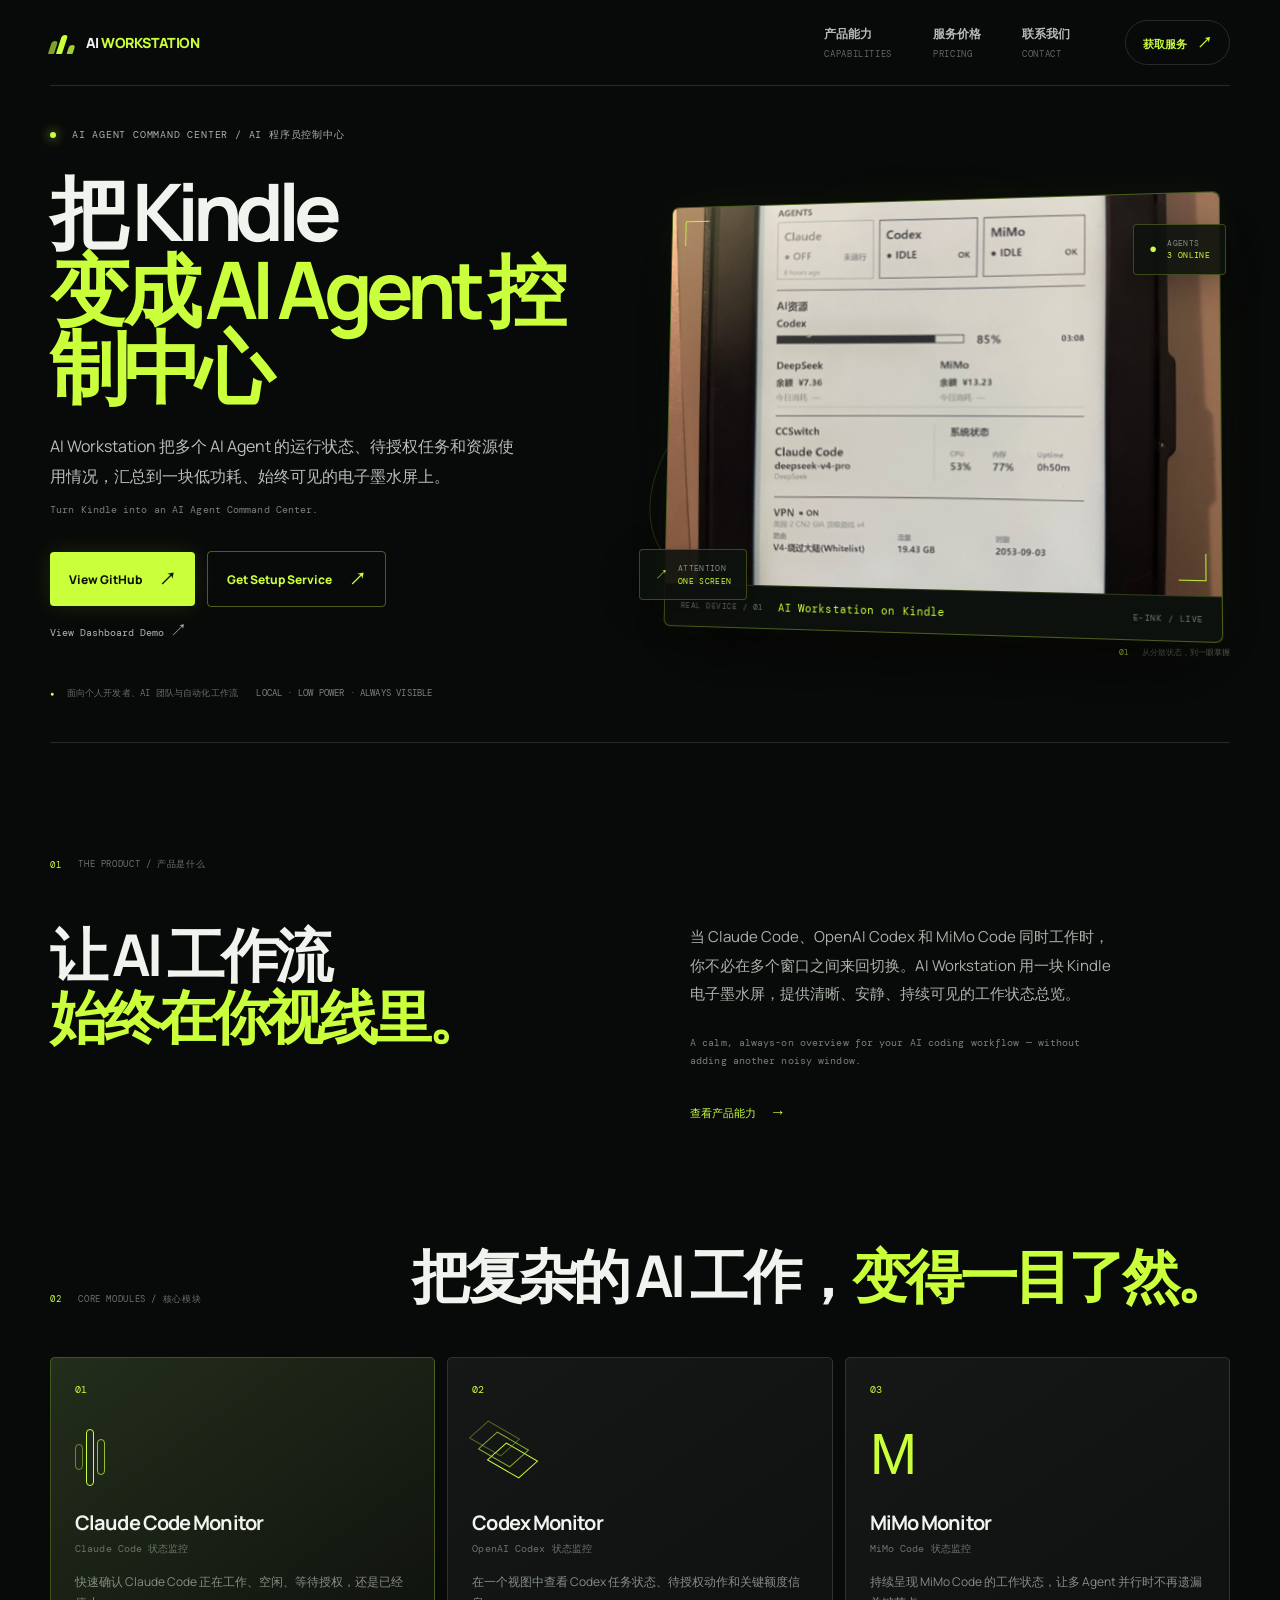
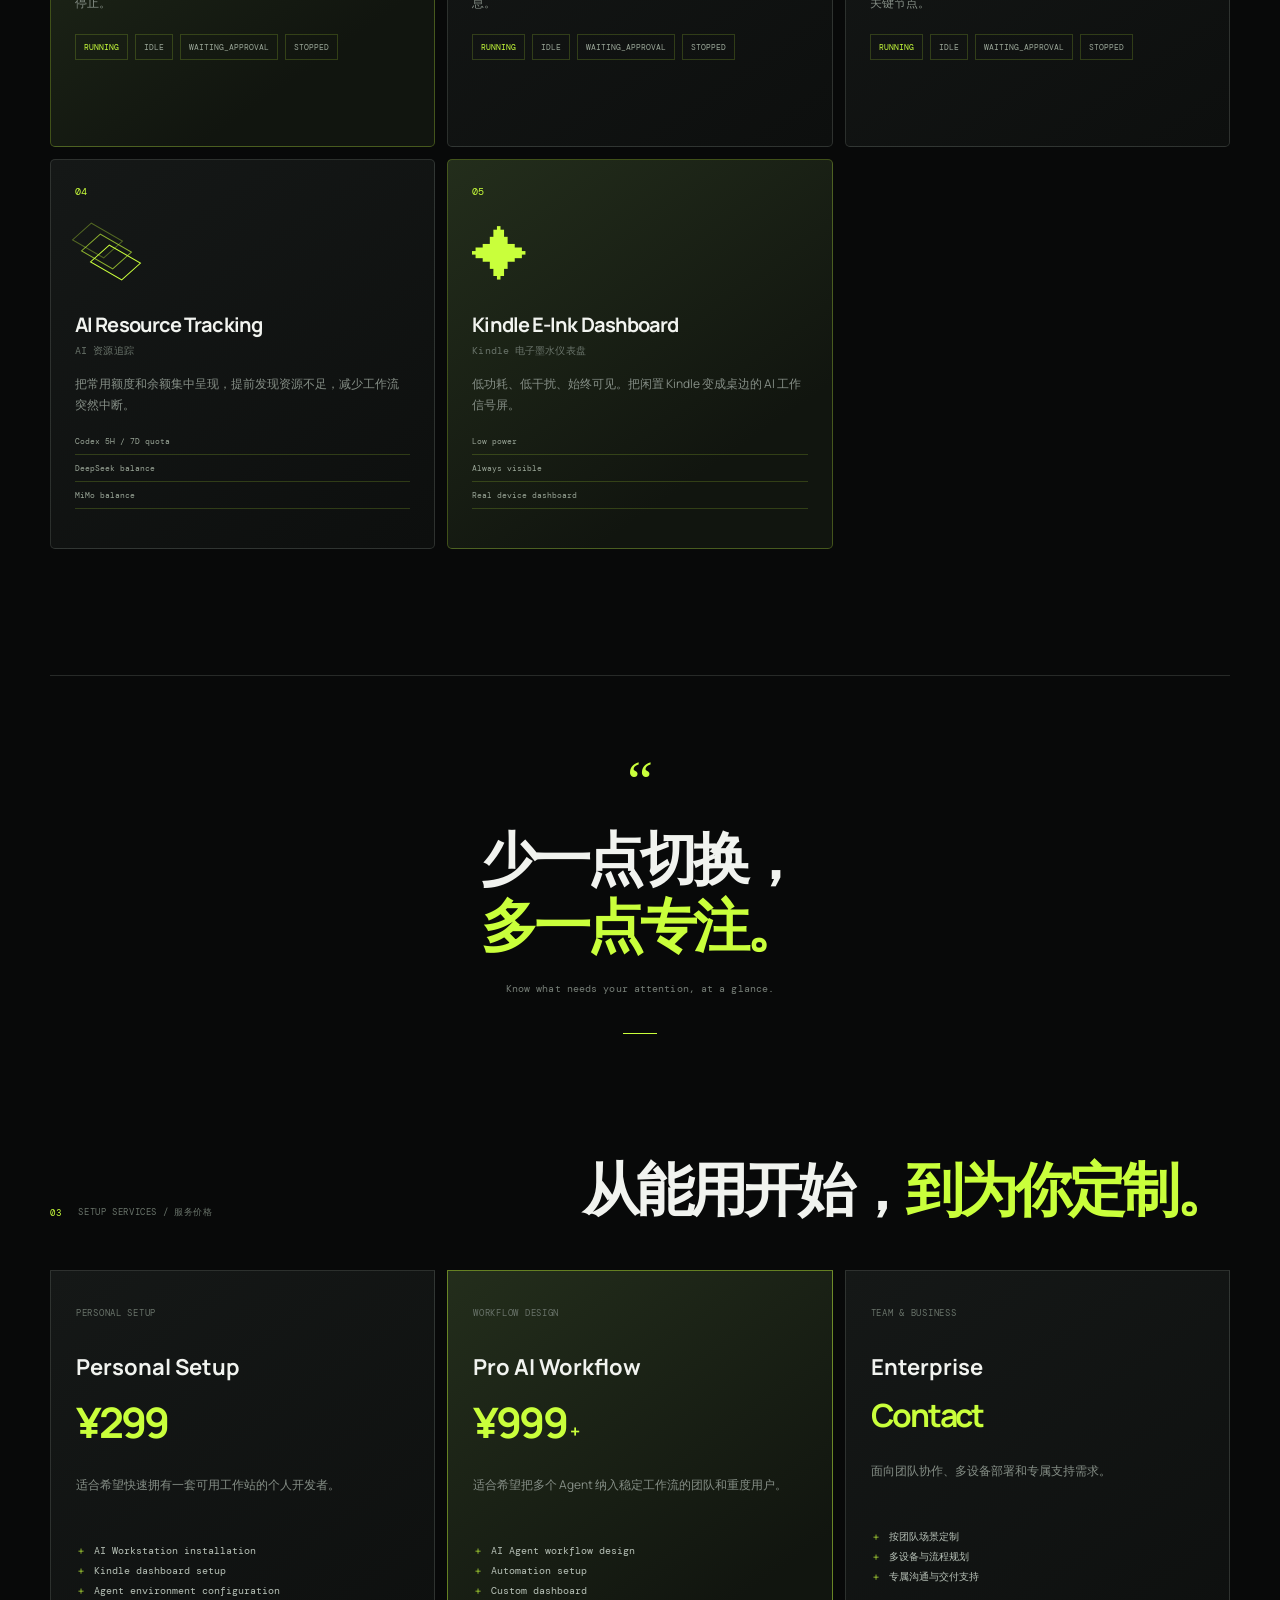
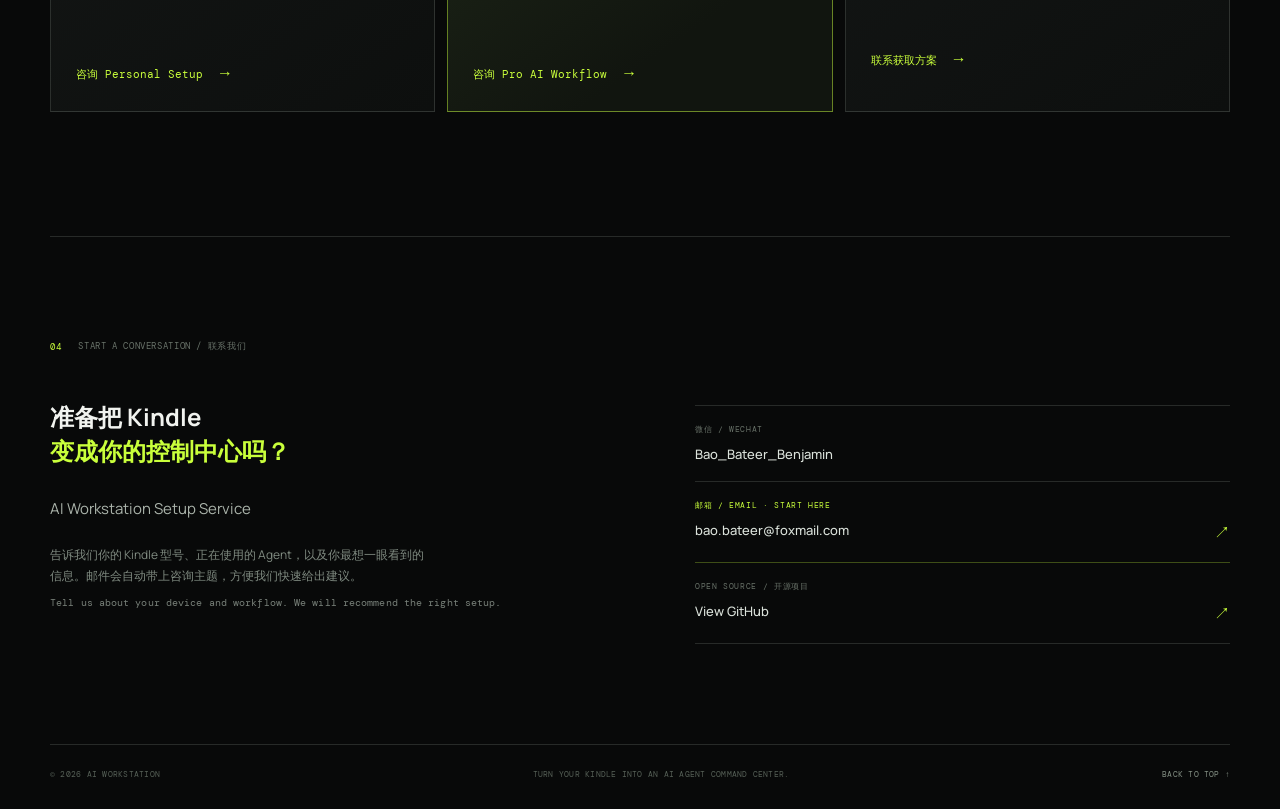
<file: docs/index.html>
<!doctype html>
<html lang="zh-CN">
  <head>
    <meta charset="UTF-8" />
    <meta name="viewport" content="width=device-width, initial-scale=1.0" />
    <meta name="description" content="AI Workstation 把 Kindle 变成 AI Agent 控制中心：监控 Claude Code、Codex、MiMo，追踪 AI 资源，并提供安装与工作流服务。" />
    <link rel="canonical" href="https://baobateer-arch.github.io/AI-Workstation/" />
    <meta property="og:title" content="AI Workstation — AI Agent Command Center" />
    <meta property="og:description" content="把 Kindle 变成 AI Agent 控制中心。一个屏幕查看 Agent 状态、待授权任务与 AI 资源。" />
    <meta property="og:image" content="https://baobateer-arch.github.io/AI-Workstation/assets/kindle-dashboard.jpg" />
    <meta property="og:type" content="website" />
    <title>AI Workstation — AI Agent Command Center</title>
    <link rel="stylesheet" href="styles.css" />
  </head>
  <body>
    <div class="page-shell">
      <header class="site-header">
        <a class="brand" href="#top" aria-label="AI Workstation 首页">
          <span class="brand-mark" aria-hidden="true"><i></i><i></i><i></i></span>
          <span>AI <em>WORKSTATION</em></span>
        </a>
        <nav class="nav-links" aria-label="主导航">
          <a href="#capabilities">产品能力 <small>CAPABILITIES</small></a>
          <a href="#pricing">服务价格 <small>PRICING</small></a>
          <a href="#contact">联系我们 <small>CONTACT</small></a>
        </nav>
        <a class="header-cta" href="mailto:bao.bateer@foxmail.com?subject=AI%20Workstation%20Setup%20Service%20Inquiry">获取服务 <span>↗</span></a>
      </header>

      <main id="top">
        <section class="hero section-grid" aria-labelledby="hero-title">
          <div class="hero-copy">
            <p class="eyebrow"><span class="status-dot"></span> AI AGENT COMMAND CENTER / AI 程序员控制中心</p>
            <h1 id="hero-title">把 Kindle<br /><span>变成 AI Agent 控制中心</span></h1>
            <p class="hero-intro">AI Workstation 把多个 AI Agent 的运行状态、待授权任务和资源使用情况，汇总到一块低功耗、始终可见的电子墨水屏上。</p>
            <p class="hero-intro english">Turn Kindle into an AI Agent Command Center.</p>
            <div class="hero-actions">
              <a class="button button-primary" href="https://github.com/baobateer-arch/AI-Workstation" target="_blank" rel="noreferrer">View GitHub <span>↗</span></a>
              <a class="button button-secondary" href="mailto:bao.bateer@foxmail.com?subject=AI%20Workstation%20Setup%20Service%20Inquiry&amp;body=Kindle%20model%3A%0AAgents%20I%20use%3A%0AWhat%20I%20want%20to%20see%3A">Get Setup Service <span>↗</span></a>
              <a class="demo-link" href="./assets/kindle-dashboard.jpg" target="_blank" rel="noreferrer">View Dashboard Demo <span>↗</span></a>
            </div>
            <div class="trust-line"><span>●</span> 面向个人开发者、AI 团队与自动化工作流 <strong>LOCAL · LOW POWER · ALWAYS VISIBLE</strong></div>
          </div>

          <div class="hero-visual" aria-label="AI Workstation Kindle 仪表盘展示">
            <div class="visual-glow"></div>
            <div class="orbit orbit-one"></div>
            <div class="orbit orbit-two"></div>
            <figure class="device-photo">
              <div class="photo-frame">
                <img src="./assets/kindle-dashboard.jpg" alt="Kindle running AI Workstation dashboard" />
                <span class="photo-corner photo-corner-tl" aria-hidden="true"></span>
                <span class="photo-corner photo-corner-br" aria-hidden="true"></span>
              </div>
              <figcaption><span class="photo-index">REAL DEVICE / 01</span><strong>AI Workstation on Kindle</strong><span class="photo-meta">E-INK / LIVE</span></figcaption>
            </figure>
            <div class="floating-chip chip-top"><span class="chip-icon">●</span><span>AGENTS<br /><b>3 ONLINE</b></span></div>
            <div class="floating-chip chip-bottom"><span class="chip-icon">↗</span><span>ATTENTION<br /><b>ONE SCREEN</b></span></div>
            <div class="visual-caption"><span>01</span><span>从分散状态，到一眼掌握</span></div>
          </div>
        </section>

        <section class="intro-band" id="system" aria-labelledby="system-title">
          <div class="section-kicker"><span>01</span><span>THE PRODUCT / 产品是什么</span></div>
          <div class="intro-content">
            <h2 id="system-title">让 AI 工作流<br /><span>始终在你视线里。</span></h2>
            <div class="intro-text">
              <p>当 Claude Code、OpenAI Codex 和 MiMo Code 同时工作时，你不必在多个窗口之间来回切换。AI Workstation 用一块 Kindle 电子墨水屏，提供清晰、安静、持续可见的工作状态总览。</p>
              <p class="english">A calm, always-on overview for your AI coding workflow — without adding another noisy window.</p>
              <a class="arrow-link" href="#capabilities">查看产品能力 <span>→</span></a>
            </div>
          </div>
        </section>

        <section class="features-section" id="capabilities" aria-labelledby="features-title">
          <div class="section-heading">
            <div class="section-kicker"><span>02</span><span>CORE MODULES / 核心模块</span></div>
            <h2 id="features-title">把复杂的 AI 工作，<span>变得一目了然。</span></h2>
          </div>
          <div class="feature-grid">
            <article class="feature-card featured-card">
              <div class="card-number">01</div>
              <div class="feature-icon icon-pulse" aria-hidden="true"><span></span><span></span><span></span></div>
              <h3>Claude Code Monitor<br /><small>Claude Code 状态监控</small></h3>
              <p>快速确认 Claude Code 正在工作、空闲、等待授权，还是已经停止。</p>
              <div class="status-list"><span>RUNNING</span><span>IDLE</span><span>WAITING_APPROVAL</span><span>STOPPED</span></div>
            </article>
            <article class="feature-card">
              <div class="card-number">02</div>
              <div class="feature-icon icon-layers" aria-hidden="true"><i></i><i></i><i></i></div>
              <h3>Codex Monitor<br /><small>OpenAI Codex 状态监控</small></h3>
              <p>在一个视图中查看 Codex 任务状态、待授权动作和关键额度信息。</p>
              <div class="status-list"><span>RUNNING</span><span>IDLE</span><span>WAITING_APPROVAL</span><span>STOPPED</span></div>
            </article>
            <article class="feature-card">
              <div class="card-number">03</div>
              <div class="feature-icon icon-spark" aria-hidden="true">M</div>
              <h3>MiMo Monitor<br /><small>MiMo Code 状态监控</small></h3>
              <p>持续呈现 MiMo Code 的工作状态，让多 Agent 并行时不再遗漏关键节点。</p>
              <div class="status-list"><span>RUNNING</span><span>IDLE</span><span>WAITING_APPROVAL</span><span>STOPPED</span></div>
            </article>
            <article class="feature-card">
              <div class="card-number">04</div>
              <div class="feature-icon icon-layers" aria-hidden="true"><i></i><i></i><i></i></div>
              <h3>AI Resource Tracking<br /><small>AI 资源追踪</small></h3>
              <p>把常用额度和余额集中呈现，提前发现资源不足，减少工作流突然中断。</p>
              <div class="resource-list"><span>Codex 5H / 7D quota</span><span>DeepSeek balance</span><span>MiMo balance</span></div>
            </article>
            <article class="feature-card featured-card">
              <div class="card-number">05</div>
              <div class="feature-icon icon-spark" aria-hidden="true">✦</div>
              <h3>Kindle E-Ink Dashboard<br /><small>Kindle 电子墨水仪表盘</small></h3>
              <p>低功耗、低干扰、始终可见。把闲置 Kindle 变成桌边的 AI 工作信号屏。</p>
              <div class="resource-list"><span>Low power</span><span>Always visible</span><span>Real device dashboard</span></div>
            </article>
          </div>
        </section>

        <section class="quote-section" aria-label="产品主张">
          <p class="quote-mark">“</p>
          <blockquote>少一点切换，<br /><span>多一点专注。</span></blockquote>
          <p class="english quote-english">Know what needs your attention, at a glance.</p>
          <div class="quote-line"></div>
        </section>

        <section class="pricing-section" id="pricing" aria-labelledby="pricing-title">
          <div class="section-heading">
            <div class="section-kicker"><span>03</span><span>SETUP SERVICES / 服务价格</span></div>
            <h2 id="pricing-title">从能用开始，<span>到为你定制。</span></h2>
          </div>
          <div class="pricing-grid">
            <article class="price-card"><span class="price-label">PERSONAL SETUP</span><h3>Personal Setup</h3><div class="price">¥299</div><p>适合希望快速拥有一套可用工作站的个人开发者。</p><ul><li>AI Workstation installation</li><li>Kindle dashboard setup</li><li>Agent environment configuration</li></ul><a class="price-link" href="mailto:bao.bateer@foxmail.com?subject=Personal%20Setup%20Inquiry">咨询 Personal Setup <span>→</span></a></article>
            <article class="price-card featured-price"><span class="price-label">WORKFLOW DESIGN</span><h3>Pro AI Workflow</h3><div class="price">¥999<span>+</span></div><p>适合希望把多个 Agent 纳入稳定工作流的团队和重度用户。</p><ul><li>AI Agent workflow design</li><li>Automation setup</li><li>Custom dashboard</li></ul><a class="price-link" href="mailto:bao.bateer@foxmail.com?subject=Pro%20AI%20Workflow%20Inquiry">咨询 Pro AI Workflow <span>→</span></a></article>
            <article class="price-card"><span class="price-label">TEAM &amp; BUSINESS</span><h3>Enterprise</h3><div class="price price-contact">Contact</div><p>面向团队协作、多设备部署和专属支持需求。</p><ul><li>按团队场景定制</li><li>多设备与流程规划</li><li>专属沟通与交付支持</li></ul><a class="price-link" href="mailto:bao.bateer@foxmail.com?subject=Enterprise%20AI%20Workstation%20Inquiry">联系获取方案 <span>→</span></a></article>
          </div>
        </section>

        <section class="contact-section" id="contact" aria-labelledby="contact-title">
          <div class="contact-main">
            <div class="section-kicker"><span>04</span><span>START A CONVERSATION / 联系我们</span></div>
            <h2 id="contact-title">准备把 Kindle<br /><span>变成你的控制中心吗？</span></h2>
            <p>AI Workstation Setup Service</p>
            <p class="contact-prompt">告诉我们你的 Kindle 型号、正在使用的 Agent，以及你最想一眼看到的信息。邮件会自动带上咨询主题，方便我们快速给出建议。</p>
            <p class="english">Tell us about your device and workflow. We will recommend the right setup.</p>
          </div>
          <div class="contact-links">
            <div class="contact-link"><span class="contact-label">微信 / WECHAT</span><strong>Bao_Bateer_Benjamin</strong></div>
            <a class="contact-link contact-primary" href="mailto:bao.bateer@foxmail.com?subject=AI%20Workstation%20Setup%20Service%20Inquiry&amp;body=Kindle%20model%3A%0AAgents%20I%20use%3A%0AWhat%20I%20want%20to%20see%3A"><span class="contact-label">邮箱 / EMAIL · START HERE</span><strong>bao.bateer@foxmail.com <span>↗</span></strong></a>
            <a class="contact-link" href="https://github.com/baobateer-arch/AI-Workstation" target="_blank" rel="noreferrer"><span class="contact-label">OPEN SOURCE / 开源项目</span><strong>View GitHub <span>↗</span></strong></a>
          </div>
        </section>
      </main>

      <footer class="site-footer"><span>© 2026 AI WORKSTATION</span><span>TURN YOUR KINDLE INTO AN AI AGENT COMMAND CENTER.</span><a href="#top">BACK TO TOP ↑</a></footer>
    </div>
  </body>
</html>
</file>
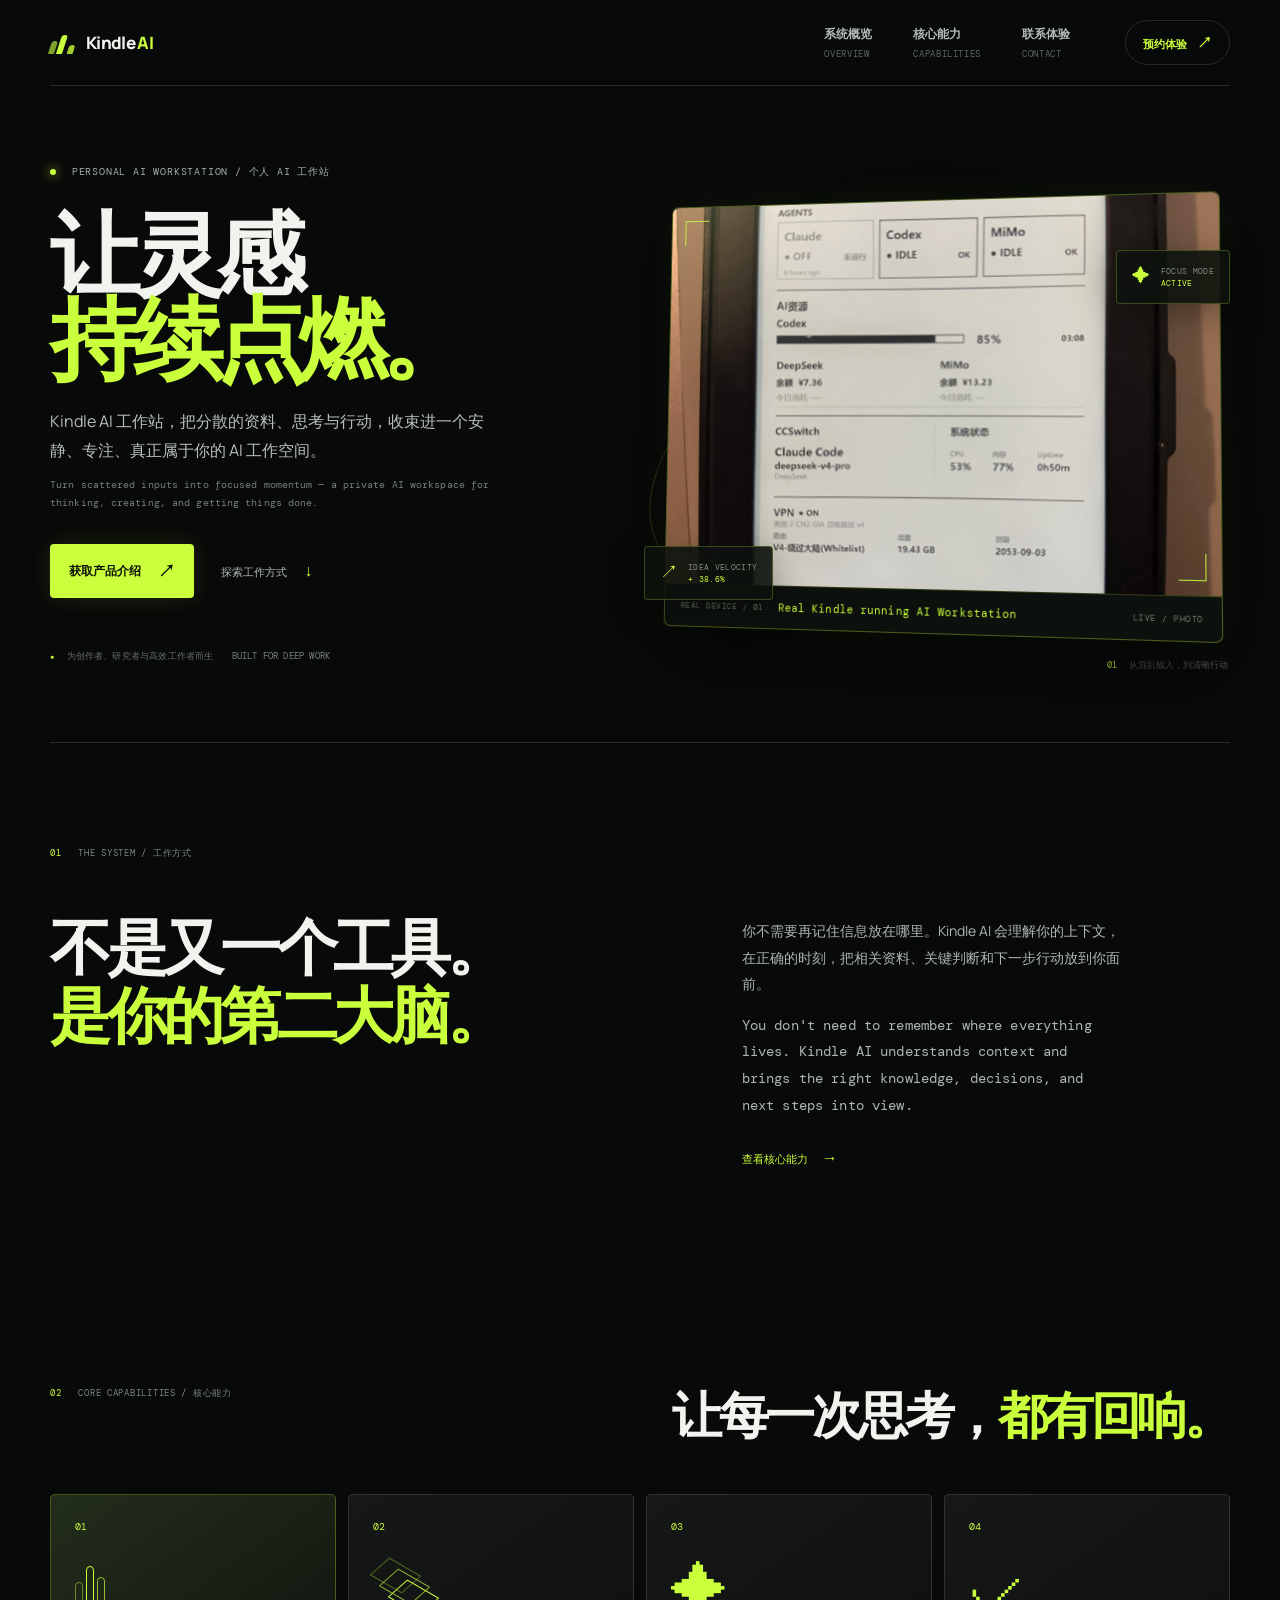
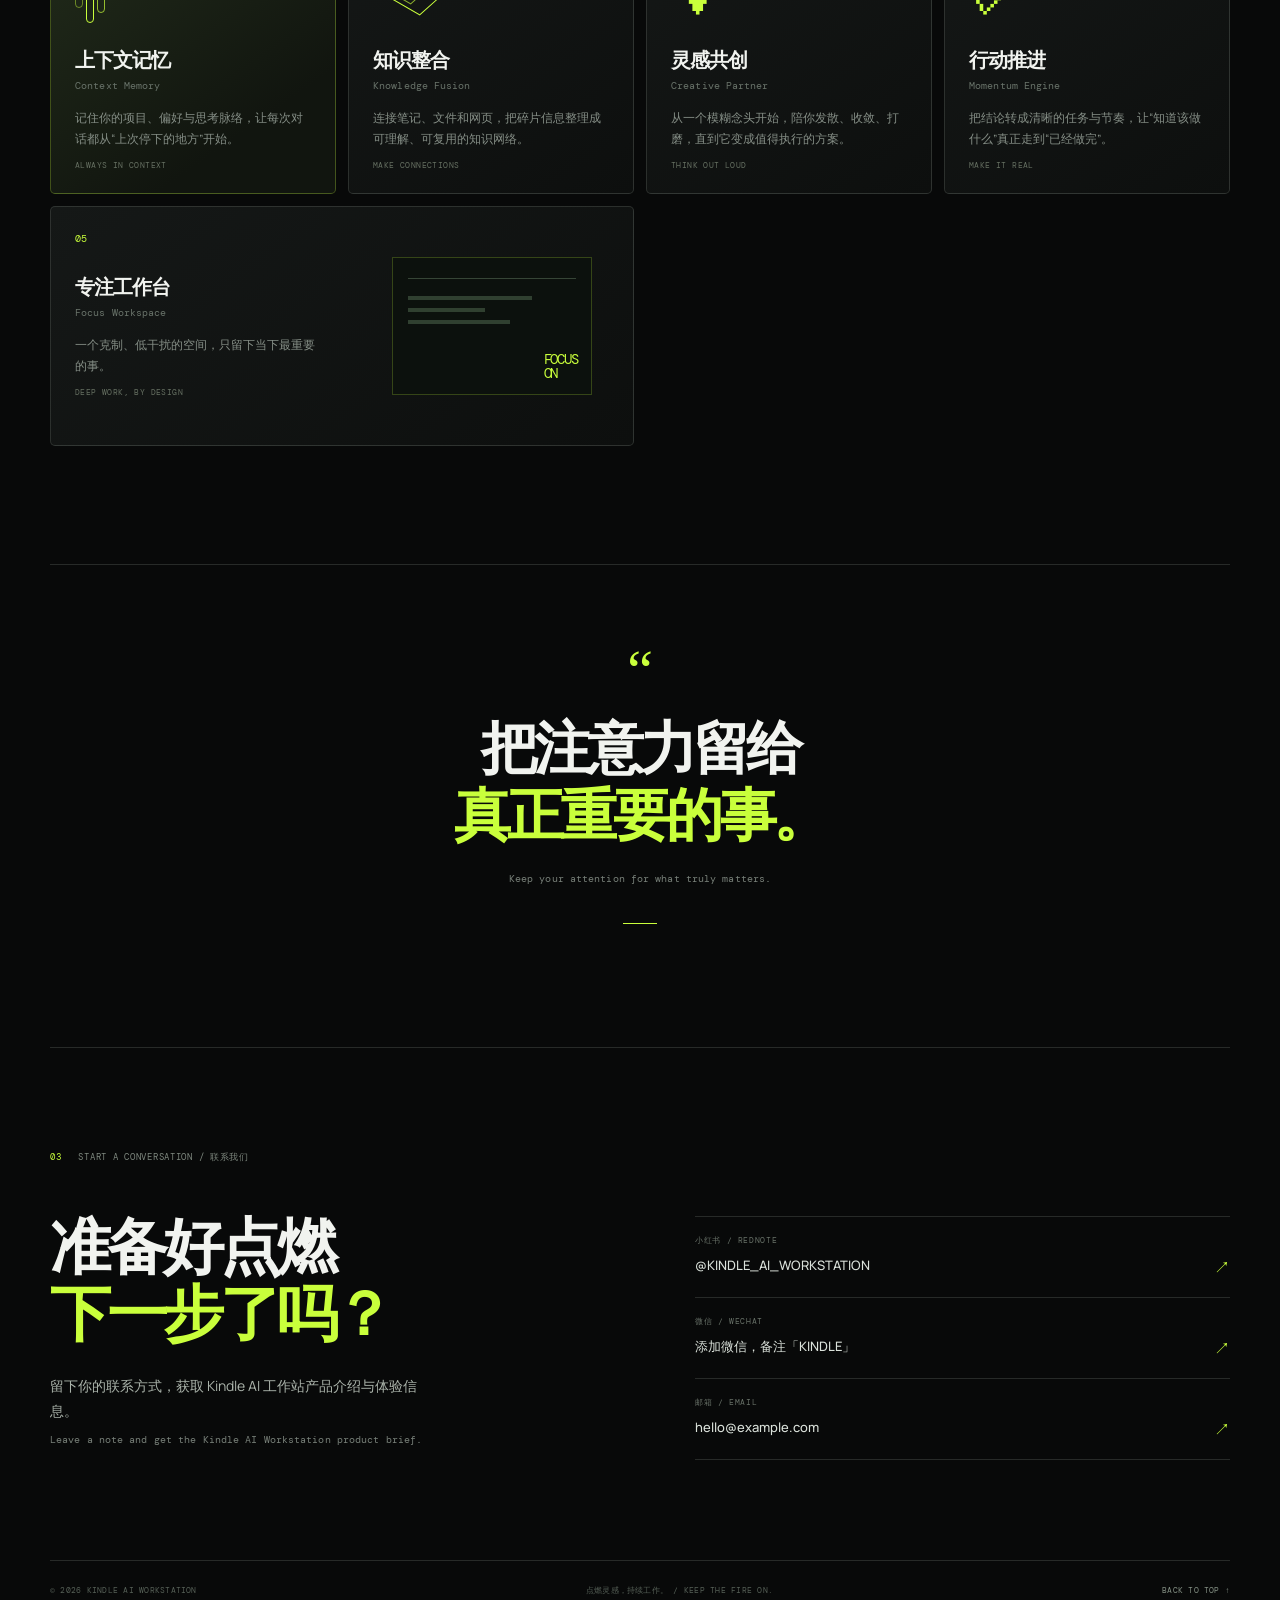
<file: docs/site/index.html>
<!doctype html>
<html lang="zh-CN">
  <head>
    <meta charset="UTF-8" />
    <meta name="viewport" content="width=device-width, initial-scale=1.0" />
    <meta name="description" content="Kindle AI 工作站：把灵感、资料与行动，收束进一个可持续工作的 AI 空间。" />
    <title>Kindle AI Workstation — 点燃你的下一步</title>
    <link rel="stylesheet" href="styles.css" />
  </head>
  <body>
    <div class="page-shell">
      <header class="site-header">
        <a class="brand" href="#top" aria-label="Kindle AI Workstation 首页">
          <span class="brand-mark" aria-hidden="true"><i></i><i></i><i></i></span>
          <span>Kindle <em>AI</em></span>
        </a>
        <nav class="nav-links" aria-label="主导航">
          <a href="#system">系统概览 <small>OVERVIEW</small></a>
          <a href="#features">核心能力 <small>CAPABILITIES</small></a>
          <a href="#contact">联系体验 <small>CONTACT</small></a>
        </nav>
        <a class="header-cta" href="#contact">预约体验 <span>↗</span></a>
      </header>

      <main id="top">
        <section class="hero section-grid" aria-labelledby="hero-title">
          <div class="hero-copy">
            <p class="eyebrow"><span class="status-dot"></span> PERSONAL AI WORKSTATION / 个人 AI 工作站</p>
            <h1 id="hero-title">让灵感<br /><span>持续点燃。</span></h1>
            <p class="hero-intro">Kindle AI 工作站，把分散的资料、思考与行动，收束进一个安静、专注、真正属于你的 AI 工作空间。</p>
            <p class="hero-intro english">Turn scattered inputs into focused momentum — a private AI workspace for thinking, creating, and getting things done.</p>
            <div class="hero-actions">
              <a class="button button-primary" href="#contact">获取产品介绍 <span>↗</span></a>
              <a class="text-link" href="#system">探索工作方式 <span>↓</span></a>
            </div>
            <div class="trust-line"><span>●</span> 为创作者、研究者与高效工作者而生 <strong>BUILT FOR DEEP WORK</strong></div>
          </div>

          <div class="hero-visual" aria-label="Kindle AI 工作站实拍展示">
            <div class="visual-glow"></div>
            <div class="orbit orbit-one"></div>
            <div class="orbit orbit-two"></div>
            <figure class="device-photo">
              <div class="photo-frame">
                <img src="./assets/kindle-dashboard.jpg" alt="Real Kindle running AI Workstation" />
                <span class="photo-corner photo-corner-tl" aria-hidden="true"></span>
                <span class="photo-corner photo-corner-br" aria-hidden="true"></span>
              </div>
              <figcaption><span class="photo-index">REAL DEVICE / 01</span><strong>Real Kindle running AI Workstation</strong><span class="photo-meta">LIVE / PHOTO</span></figcaption>
            </figure>            <div class="floating-chip chip-top"><span class="chip-icon">✦</span><span>FOCUS MODE<br /><b>ACTIVE</b></span></div>
            <div class="floating-chip chip-bottom"><span class="chip-icon">↗</span><span>IDEA VELOCITY<br /><b>+ 38.6%</b></span></div>
            <div class="visual-caption"><span>01</span><span>从混乱输入，到清晰行动</span></div>
          </div>
        </section>

        <section class="intro-band" id="system" aria-labelledby="system-title">
          <div class="section-kicker"><span>01</span><span>THE SYSTEM / 工作方式</span></div>
          <div class="intro-content">
            <h2 id="system-title">不是又一个工具。<br /><span>是你的第二大脑。</span></h2>
            <div class="intro-text">
              <p>你不需要再记住信息放在哪里。Kindle AI 会理解你的上下文，在正确的时刻，把相关资料、关键判断和下一步行动放到你面前。</p>
              <p class="english">You don't need to remember where everything lives. Kindle AI understands context and brings the right knowledge, decisions, and next steps into view.</p>
              <a class="arrow-link" href="#features">查看核心能力 <span>→</span></a>
            </div>
          </div>
        </section>

        <section class="features-section" id="features" aria-labelledby="features-title">
          <div class="section-heading">
            <div class="section-kicker"><span>02</span><span>CORE CAPABILITIES / 核心能力</span></div>
            <h2 id="features-title">让每一次思考，<span>都有回响。</span></h2>
          </div>
          <div class="feature-grid">
            <article class="feature-card featured-card">
              <div class="card-number">01</div>
              <div class="feature-icon icon-pulse" aria-hidden="true"><span></span><span></span><span></span></div>
              <h3>上下文记忆<br /><small>Context Memory</small></h3>
              <p>记住你的项目、偏好与思考脉络，让每次对话都从“上次停下的地方”开始。</p>
              <span class="card-tag">ALWAYS IN CONTEXT</span>
            </article>
            <article class="feature-card">
              <div class="card-number">02</div>
              <div class="feature-icon icon-layers" aria-hidden="true"><i></i><i></i><i></i></div>
              <h3>知识整合<br /><small>Knowledge Fusion</small></h3>
              <p>连接笔记、文件和网页，把碎片信息整理成可理解、可复用的知识网络。</p>
              <span class="card-tag">MAKE CONNECTIONS</span>
            </article>
            <article class="feature-card">
              <div class="card-number">03</div>
              <div class="feature-icon icon-spark" aria-hidden="true">✦</div>
              <h3>灵感共创<br /><small>Creative Partner</small></h3>
              <p>从一个模糊念头开始，陪你发散、收敛、打磨，直到它变成值得执行的方案。</p>
              <span class="card-tag">THINK OUT LOUD</span>
            </article>
            <article class="feature-card">
              <div class="card-number">04</div>
              <div class="feature-icon icon-check" aria-hidden="true">✓</div>
              <h3>行动推进<br /><small>Momentum Engine</small></h3>
              <p>把结论转成清晰的任务与节奏，让“知道该做什么”真正走到“已经做完”。</p>
              <span class="card-tag">MAKE IT REAL</span>
            </article>
            <article class="feature-card wide-card">
              <div class="wide-card-copy"><div class="card-number">05</div><h3>专注工作台<br /><small>Focus Workspace</small></h3><p>一个克制、低干扰的空间，只留下当下最重要的事。</p><span class="card-tag">DEEP WORK, BY DESIGN</span></div>
              <div class="focus-window" aria-hidden="true"><span class="window-top"></span><span class="window-line line-long"></span><span class="window-line line-short"></span><span class="window-line line-mid"></span><b>FOCUS<br />ON</b></div>
            </article>
          </div>
        </section>

        <section class="quote-section" aria-label="产品主张">
          <p class="quote-mark">“</p>
          <blockquote>把注意力留给<br /><span>真正重要的事。</span></blockquote>
          <p class="english quote-english">Keep your attention for what truly matters.</p>
          <div class="quote-line"></div>
        </section>

        <section class="contact-section" id="contact" aria-labelledby="contact-title">
          <div class="contact-main">
            <div class="section-kicker"><span>03</span><span>START A CONVERSATION / 联系我们</span></div>
            <h2 id="contact-title">准备好点燃<br /><span>下一步了吗？</span></h2>
            <p>留下你的联系方式，获取 Kindle AI 工作站产品介绍与体验信息。</p>
            <p class="english">Leave a note and get the Kindle AI Workstation product brief.</p>
          </div>
          <div class="contact-links">
            <a class="contact-link" href="#contact"><span class="contact-label">小红书 / REDNOTE</span><strong>@KINDLE_AI_WORKSTATION <span>↗</span></strong></a>
            <a class="contact-link" href="#contact"><span class="contact-label">微信 / WECHAT</span><strong>添加微信，备注「KINDLE」 <span>↗</span></strong></a>
            <a class="contact-link" href="mailto:hello@example.com"><span class="contact-label">邮箱 / EMAIL</span><strong>hello@example.com <span>↗</span></strong></a>
          </div>
        </section>
      </main>

      <footer class="site-footer"><span>© 2026 KINDLE AI WORKSTATION</span><span>点燃灵感，持续工作。 / KEEP THE FIRE ON.</span><a href="#top">BACK TO TOP ↑</a></footer>
    </div>
  </body>
</html>
</file>
<file: docs/styles.css>
@import url('https://fonts.googleapis.com/css2?family=DM+Mono:wght@400;500&family=Manrope:wght@400;500;600;700;800&display=swap');

:root { --bg:#080909; --panel:#111313; --panel-light:#171a19; --text:#f1f3ef; --muted:#8e9690; --line:rgba(222,238,224,.14); --acid:#c9ff3b; --acid-soft:#91c92c; --mono:'DM Mono','SFMono-Regular',Consolas,monospace; --sans:'Manrope','PingFang SC','Microsoft YaHei',sans-serif; }
* { box-sizing:border-box; }
html { scroll-behavior:smooth; }
body { margin:0; background:var(--bg); color:var(--text); font-family:var(--sans); -webkit-font-smoothing:antialiased; }
a { color:inherit; text-decoration:none; }
.page-shell { overflow:hidden; }
.site-header, main > section, .site-footer { width:min(1180px,calc(100% - 64px)); margin-inline:auto; }
.site-header { height:86px; display:flex; align-items:center; justify-content:space-between; border-bottom:1px solid var(--line); }
.brand { display:inline-flex; align-items:center; gap:11px; font-size:14px; font-weight:800; letter-spacing:-.04em; white-space:nowrap; }.brand em { color:var(--acid); font-style:normal; }
.brand-mark { width:25px; height:22px; display:flex; align-items:end; gap:3px; }.brand-mark i { display:block; width:6px; border-radius:4px 4px 1px 1px; background:var(--acid); transform:skew(-18deg); }.brand-mark i:nth-child(1){height:13px;opacity:.62}.brand-mark i:nth-child(2){height:19px}.brand-mark i:nth-child(3){height:9px;opacity:.8}
.nav-links { display:flex; align-items:center; gap:41px; margin-left:auto; margin-right:55px; }.nav-links a { color:#b5bcb6; font-size:12px; font-weight:600; transition:color .2s ease; }.nav-links a:hover { color:var(--acid); }.nav-links small { display:block; color:#606860; font:9px var(--mono); letter-spacing:.07em; margin-top:5px; }
.header-cta { border:1px solid var(--line); border-radius:999px; padding:11px 17px; color:var(--acid); font-size:11px; font-weight:700; }.header-cta span { margin-left:8px; font-size:15px; }
.section-grid { display:grid; grid-template-columns:.95fr 1.05fr; gap:50px; min-height:656px; align-items:center; }.eyebrow,.section-kicker,.trust-line,.card-tag,.contact-label,.visual-caption,.site-footer,.price-label { font-family:var(--mono); }.eyebrow { color:#a7b0a8; font-size:10px; letter-spacing:.08em; margin:0 0 30px; }.status-dot { display:inline-block; width:6px; height:6px; border-radius:50%; background:var(--acid); box-shadow:0 0 12px var(--acid); margin-right:9px; }
h1,h2,h3,p { margin-top:0; }.hero h1 { margin-bottom:27px; font-size:clamp(52px,6.2vw,82px); line-height:.98; letter-spacing:-.08em; font-weight:700; }.hero h1 span,h2 span,blockquote span { color:var(--acid); }.hero-intro { max-width:475px; color:#b8beb9; font-size:16px; line-height:1.85; margin-bottom:10px; }.english { color:#788079; font-family:var(--mono); font-size:10px; line-height:1.8; letter-spacing:.01em; }.hero-intro.english { max-width:480px; margin-bottom:32px; }
.hero-actions { display:flex; align-items:center; gap:12px; flex-wrap:wrap; }.button { display:inline-flex; align-items:center; gap:17px; border-radius:4px; padding:15px 19px; font-size:12px; font-weight:800; }.button-primary { color:#0d1106; background:var(--acid); box-shadow:0 0 24px rgba(201,255,59,.12); }.button-secondary { color:var(--acid); border:1px solid rgba(201,255,59,.35); }.button span,.demo-link span { font-size:17px; }.trust-line { margin-top:45px; color:#656d66; font-size:9px; letter-spacing:.02em; }.trust-line span { color:var(--acid); font-size:7px; margin-right:7px; }.trust-line strong { color:#798179; margin-left:13px; font-weight:400; }
.hero-visual { position:relative; min-height:520px; display:grid; place-items:center; }.visual-glow { position:absolute; width:310px; height:310px; background:rgba(130,176,38,.1); filter:blur(55px); border-radius:50%; }.orbit { position:absolute; border:1px solid rgba(201,255,59,.2); border-radius:50%; transform:rotate(-25deg); }.orbit-one { width:610px; height:300px; }.orbit-two { width:480px; height:210px; transform:rotate(29deg); border-color:rgba(201,255,59,.12); }
.device-photo { position:relative; z-index:2; width:min(600px,94%); margin:0; border:1px solid rgba(201,255,59,.32); border-radius:7px; background:#0d110d; box-shadow:0 25px 75px rgba(0,0,0,.68),0 0 42px rgba(142,201,44,.08); overflow:hidden; transform:perspective(1000px) rotateY(-8deg) rotateX(3deg); }.photo-frame { position:relative; line-height:0; background:#0b0e0b; }.photo-frame::after { position:absolute; inset:0; content:''; pointer-events:none; background:linear-gradient(145deg,rgba(201,255,59,.12),transparent 28%,transparent 73%,rgba(0,0,0,.3)); mix-blend-mode:screen; }.photo-frame img { display:block; width:100%; height:auto; max-height:390px; object-fit:cover; filter:saturate(.92) contrast(1.06); }.photo-corner { position:absolute; z-index:1; width:26px; height:26px; border-color:var(--acid); border-style:solid; opacity:.9; }.photo-corner-tl { top:14px; left:14px; border-width:1px 0 0 1px; }.photo-corner-br { right:14px; bottom:14px; border-width:0 1px 1px 0; }.device-photo figcaption { display:grid; grid-template-columns:auto 1fr auto; align-items:center; gap:15px; padding:14px 17px; border-top:1px solid rgba(201,255,59,.18); color:#a9b4a8; }.photo-index,.photo-meta { color:#6f7b6d; font:8px var(--mono); letter-spacing:.06em; }.device-photo strong { color:var(--acid); font:11px var(--mono); font-weight:400; letter-spacing:.01em; }
.floating-chip { position:absolute; z-index:3; display:flex; align-items:center; gap:10px; border:1px solid rgba(201,255,59,.24); border-radius:4px; padding:12px 15px; background:rgba(14,18,14,.9); color:#838d83; font:8px/1.55 var(--mono); letter-spacing:.04em; box-shadow:0 10px 35px rgba(0,0,0,.35); }.floating-chip b { color:var(--acid); font-weight:400; }.chip-icon { color:var(--acid); font-size:13px; }.chip-top { top:70px; right:4px; }.chip-bottom { bottom:74px; left:2px; }.visual-caption { position:absolute; right:0; bottom:16px; display:flex; gap:13px; color:#687268; font-size:8px; }.visual-caption span:first-child { color:var(--acid); }
.intro-band { padding:115px 0 122px; border-top:1px solid var(--line); }.section-kicker { display:flex; align-items:center; gap:17px; color:#69736a; font-size:9px; letter-spacing:.07em; }.section-kicker span:first-child { color:var(--acid); }.intro-content { display:grid; grid-template-columns:1fr 1fr; gap:100px; margin-top:52px; }.intro-content h2,.section-heading h2 { margin:0; font-size:clamp(35px,4.5vw,59px); line-height:1.08; letter-spacing:-.07em; }.intro-text { max-width:430px; }.intro-text p:not(.english) { color:#aab3aa; line-height:1.9; font-size:15px; }.intro-text .english { margin:25px 0 30px; }.arrow-link,.price-link { color:var(--acid); font:11px var(--mono); }.arrow-link span,.price-link span { margin-left:10px; font-size:16px; }
.features-section { padding:0 0 126px; }.section-heading { display:flex; align-items:end; justify-content:space-between; gap:30px; margin-bottom:51px; }.feature-grid { display:grid; grid-template-columns:repeat(3,1fr); gap:12px; }.feature-card { position:relative; min-height:390px; overflow:hidden; padding:25px 24px; border:1px solid var(--line); border-radius:5px; background:linear-gradient(145deg,#151817,#0d0f0e); }.featured-card { background:linear-gradient(145deg,rgba(37,48,29,.95),#11150f 75%); border-color:rgba(201,255,59,.25); }.card-number { color:var(--acid); font:10px var(--mono); }.feature-icon { height:63px; margin:30px 0 21px; color:var(--acid); }.feature-card h3 { margin-bottom:15px; font-size:20px; line-height:1.25; letter-spacing:-.045em; }.feature-card h3 small { color:#69736a; display:block; font:10px var(--mono); letter-spacing:.01em; margin-top:7px; }.feature-card p { color:#858e86; font-size:12px; line-height:1.75; }.icon-pulse { display:flex; align-items:center; gap:3px; }.icon-pulse span { display:block; width:8px; border:1px solid var(--acid); border-radius:8px; }.icon-pulse span:nth-child(1){height:26px;opacity:.45}.icon-pulse span:nth-child(2){height:57px}.icon-pulse span:nth-child(3){height:36px;opacity:.7}.icon-layers { position:relative; }.icon-layers i { position:absolute; width:37px; height:25px; border:1px solid var(--acid); transform:rotate(30deg) skewX(-18deg); }.icon-layers i:nth-child(1){top:0;left:4px;opacity:.35}.icon-layers i:nth-child(2){top:11px;left:13px;opacity:.65}.icon-layers i:nth-child(3){top:22px;left:22px}.icon-spark { font-size:57px; line-height:1; font-family:Arial,sans-serif; }.status-list,.resource-list { display:flex; flex-wrap:wrap; gap:7px; margin-top:21px; }.status-list span,.resource-list span { padding:7px 8px; border:1px solid rgba(201,255,59,.18); color:#9aa698; font:8px var(--mono); }.status-list span:first-child { color:var(--acid); }.resource-list { flex-direction:column; gap:8px; }.resource-list span { border-width:0 0 1px; padding:0 0 8px; }
.quote-section { padding:76px 0 123px; border-top:1px solid var(--line); text-align:center; }.quote-mark { color:var(--acid); font:58px/1 Georgia,serif; margin-bottom:14px; }.quote-section blockquote { margin:0; font-size:clamp(31px,5vw,57px); line-height:1.18; letter-spacing:-.07em; font-weight:600; }.quote-english { margin:22px 0 35px; }.quote-line { width:34px; height:1px; margin:auto; background:var(--acid); }
.pricing-section { padding:0 0 124px; }.pricing-grid { display:grid; grid-template-columns:repeat(3,1fr); gap:12px; }.price-card { min-height:390px; padding:28px 25px; border:1px solid var(--line); background:linear-gradient(145deg,#151817,#0d0f0e); }.featured-price { border-color:rgba(201,255,59,.45); background:linear-gradient(145deg,rgba(37,48,29,.95),#11150f 75%); }.price-label { color:#69736a; font-size:9px; letter-spacing:.08em; }.price-card h3 { margin:31px 0 11px; font-size:22px; }.price { color:var(--acid); font-size:42px; font-weight:700; letter-spacing:-.07em; }.price span { font-size:18px; margin-left:4px; }.price-contact { font-size:32px; margin:10px 0 8px; }.price-card p { min-height:49px; color:#858e86; font-size:12px; line-height:1.7; margin:24px 0 17px; }.price-card ul { min-height:96px; margin:0 0 24px; padding:0; list-style:none; color:#b8c2b8; font:10px/2 var(--mono); }.price-card li::before { content:'＋'; color:var(--acid); margin-right:8px; }
.contact-section { display:grid; grid-template-columns:1fr 1fr; gap:110px; padding:103px 0 100px; border-top:1px solid var(--line); }.contact-main h2 { margin:47px 0 27px; }.contact-main > p:not(.english) { max-width:380px; color:#aab3aa; line-height:1.8; font-size:15px; margin-bottom:8px; }.contact-main .english { margin-bottom:0; }.contact-links { padding-top:65px; }.contact-link { display:block; padding:18px 0; border-bottom:1px solid var(--line); }.contact-link:first-child { border-top:1px solid var(--line); }.contact-label { display:block; color:#687168; font-size:8px; letter-spacing:.08em; margin-bottom:10px; }.contact-link strong { display:flex; justify-content:space-between; color:#dbe2db; font-size:13px; font-weight:500; }.contact-link strong span { color:var(--acid); font-size:16px; }.contact-link:hover strong { color:var(--acid); }
.site-footer { display:flex; justify-content:space-between; gap:20px; padding:24px 0 30px; color:#566057; border-top:1px solid var(--line); font-size:8px; letter-spacing:.03em; }.site-footer a { color:#849084; }.site-footer a:hover { color:var(--acid); }
@media (max-width:800px) { .site-header,main > section,.site-footer { width:min(100% - 36px,620px); }.site-header { height:72px; }.nav-links { display:none; }.header-cta { padding:9px 13px; font-size:10px; }.section-grid { display:block; padding:78px 0 35px; }.hero-copy { position:relative; z-index:2; }.hero h1 { font-size:clamp(49px,13vw,78px); }.hero-intro { font-size:14px; }.trust-line { margin-top:37px; line-height:1.9; }.trust-line strong { display:block; margin-left:14px; }.hero-visual { min-height:430px; margin-top:23px; }.orbit-one { width:480px; height:240px; }.orbit-two { width:380px; height:170px; }.chip-top { top:34px; right:-4px; }.chip-bottom { bottom:48px; left:-5px; }.visual-caption { bottom:0; right:0; }.intro-band,.features-section,.quote-section,.pricing-section,.contact-section { padding-top:75px; padding-bottom:78px; }.intro-content,.contact-section { display:block; }.intro-content { margin-top:35px; }.intro-content h2 { margin-bottom:34px; }.section-heading { display:block; margin-bottom:35px; }.section-heading h2 { margin-top:34px; }.feature-grid,.pricing-grid { grid-template-columns:repeat(2,1fr); }.feature-card,.price-card { min-height:360px; padding:20px 18px; }.feature-card h3,.price-card h3 { font-size:17px; }.pricing-grid .price-card:last-child { grid-column:span 2; }.contact-main h2 { margin-top:35px; }.contact-links { padding-top:43px; }.site-footer { flex-wrap:wrap; padding-top:20px; }.site-footer span:nth-child(2){order:3;width:100%;} }
@media (max-width:460px) { .hero-actions { align-items:flex-start; flex-direction:column; gap:10px; }.hero-visual { min-height:360px; }.chip-top { top:24px; }.chip-bottom { bottom:30px; }.floating-chip { transform:scale(.88); transform-origin:left center; }.chip-top { transform-origin:right center; }.feature-grid,.pricing-grid { grid-template-columns:1fr; }.pricing-grid .price-card:last-child { grid-column:auto; }.feature-card,.price-card { min-height:auto; }.price-card ul { min-height:auto; }.device-photo { width:97%; }.photo-frame img { max-height:none; }.device-photo figcaption { display:block; padding:12px 13px; }.photo-index,.photo-meta { display:inline-block; }.photo-meta { float:right; }.device-photo strong { display:block; margin-top:9px; font-size:10px; line-height:1.5; }.contact-link strong { font-size:11px; }.site-footer { font-size:7px; } }


/* Conversion helpers */
.demo-link { width:100%; color:#aeb8ae; font:10px var(--mono); }
.demo-link:hover { color:var(--acid); }
.contact-prompt { color:#7f8a80 !important; font-size:12px !important; line-height:1.75 !important; margin-top:22px; }
.contact-primary { border-color:rgba(201,255,59,.28); }
.contact-primary .contact-label { color:var(--acid); }
</file>
<file: docs/site/styles.css>
@import url('https://fonts.googleapis.com/css2?family=DM+Mono:wght@400;500&family=Manrope:wght@400;500;600;700;800&display=swap');

:root {
  --bg: #080909;
  --panel: #111313;
  --panel-light: #171a19;
  --text: #f1f3ef;
  --muted: #8e9690;
  --line: rgba(222, 238, 224, 0.14);
  --acid: #c9ff3b;
  --acid-soft: #91c92c;
  --mono: 'DM Mono', 'SFMono-Regular', Consolas, monospace;
  --sans: 'Manrope', 'PingFang SC', 'Microsoft YaHei', sans-serif;
}

* { box-sizing: border-box; }
html { scroll-behavior: smooth; }
body { margin: 0; background: var(--bg); color: var(--text); font-family: var(--sans); -webkit-font-smoothing: antialiased; }
a { color: inherit; text-decoration: none; }
.page-shell { overflow: hidden; }
.site-header, main > section, .site-footer { width: min(1180px, calc(100% - 64px)); margin-inline: auto; }
.site-header { height: 86px; display: flex; align-items: center; justify-content: space-between; border-bottom: 1px solid var(--line); }
.brand { display: inline-flex; align-items: center; gap: 11px; font-size: 17px; font-weight: 800; letter-spacing: -0.04em; }
.brand em { color: var(--acid); font-style: normal; }
.brand-mark { width: 25px; height: 22px; display: flex; align-items: end; gap: 3px; }
.brand-mark i { display: block; width: 6px; border-radius: 4px 4px 1px 1px; background: var(--acid); transform: skew(-18deg); }
.brand-mark i:nth-child(1) { height: 13px; opacity: .62; }.brand-mark i:nth-child(2) { height: 19px; }.brand-mark i:nth-child(3) { height: 9px; opacity: .8; }
.nav-links { display: flex; align-items: center; gap: 41px; margin-left: auto; margin-right: 55px; }
.nav-links a { color: #b5bcb6; font-size: 12px; font-weight: 600; transition: color .2s ease; }.nav-links a:hover { color: var(--acid); }
.nav-links small { display: block; color: #606860; font: 9px var(--mono); letter-spacing: .07em; margin-top: 5px; }
.header-cta { border: 1px solid var(--line); border-radius: 999px; padding: 11px 17px; color: var(--acid); font-size: 11px; font-weight: 700; }.header-cta span { margin-left: 8px; font-size: 15px; }

.section-grid { display: grid; grid-template-columns: .95fr 1.05fr; gap: 50px; min-height: 656px; align-items: center; }
.eyebrow, .section-kicker, .trust-line, .card-tag, .terminal-top, .terminal-footer, .contact-label, .visual-caption, .site-footer { font-family: var(--mono); }
.eyebrow { color: #a7b0a8; font-size: 10px; letter-spacing: .08em; margin: 0 0 30px; }.status-dot { display: inline-block; width: 6px; height: 6px; border-radius: 50%; background: var(--acid); box-shadow: 0 0 12px var(--acid); margin-right: 9px; }
h1, h2, h3, p { margin-top: 0; }.hero h1 { margin-bottom: 27px; font-size: clamp(57px, 7vw, 94px); line-height: .95; letter-spacing: -.08em; font-weight: 700; }.hero h1 span, h2 span, blockquote span { color: var(--acid); }
.hero-intro { max-width: 445px; color: #b8beb9; font-size: 16px; line-height: 1.85; margin-bottom: 10px; }.english { color: #788079; font-family: var(--mono); font-size: 10px; line-height: 1.8; letter-spacing: .01em; }.hero-intro.english { max-width: 480px; margin-bottom: 32px; }
.hero-actions { display: flex; align-items: center; gap: 27px; }.button { display: inline-flex; align-items: center; gap: 17px; border-radius: 4px; padding: 15px 19px; font-size: 12px; font-weight: 800; }.button-primary { color: #0d1106; background: var(--acid); box-shadow: 0 0 24px rgba(201,255,59,.12); }.button-primary span { font-size: 17px; }.text-link { color: #b2b9b2; font: 11px var(--mono); }.text-link span { color: var(--acid); margin-left: 10px; font-size: 16px; }
.trust-line { margin-top: 52px; color: #656d66; font-size: 9px; letter-spacing: .02em; }.trust-line span { color: var(--acid); font-size: 7px; margin-right: 7px; }.trust-line strong { color: #798179; margin-left: 13px; font-weight: 400; }
.hero-visual { position: relative; min-height: 520px; display: grid; place-items: center; }.visual-glow { position: absolute; width: 310px; height: 310px; background: rgba(130, 176, 38, .1); filter: blur(55px); border-radius: 50%; }.orbit { position: absolute; border: 1px solid rgba(201,255,59,.2); border-radius: 50%; transform: rotate(-25deg); }.orbit-one { width: 610px; height: 300px; }.orbit-two { width: 480px; height: 210px; transform: rotate(29deg); border-color: rgba(201,255,59,.12); }.terminal-card { position: relative; z-index: 2; width: min(510px, 92%); min-height: 319px; border: 1px solid rgba(201,255,59,.33); border-radius: 8px; background: linear-gradient(140deg, rgba(26,34,26,.96), rgba(9,13,10,.97)); box-shadow: 0 25px 75px rgba(0,0,0,.65), inset 0 0 35px rgba(201,255,59,.035); transform: perspective(900px) rotateY(-11deg) rotateX(4deg); }
.terminal-top, .terminal-footer { display: flex; justify-content: space-between; padding: 16px 19px; color: #727d72; font-size: 9px; letter-spacing: .06em; border-bottom: 1px solid rgba(201,255,59,.12); }.live-indicator { color: var(--acid); }.live-indicator i { display: inline-block; width: 5px; height: 5px; border-radius: 50%; background: var(--acid); margin-right: 6px; }.terminal-body { padding: 32px 28px; font: 12px/2 var(--mono); }.terminal-line { color: #d9e4d7; }.terminal-line.muted { color: #5f6d5e; margin-bottom: 7px; }.prompt, .accent, .result { color: var(--acid); }.result { padding-left: 21px; opacity: .75; }.cursor { margin-top: 8px; }.typing-line { display: inline-block; width: 80px; border-bottom: 1px solid var(--acid); vertical-align: middle; margin-left: 4px; }.cursor-block { display: inline-block; width: 6px; height: 13px; vertical-align: middle; background: var(--acid); margin-left: 3px; }.terminal-footer { border-top: 1px solid rgba(201,255,59,.12); border-bottom: 0; padding-top: 13px; padding-bottom: 13px; font-size: 8px; }
.floating-chip { position: absolute; z-index: 3; display: flex; align-items: center; gap: 10px; border: 1px solid rgba(201,255,59,.24); border-radius: 4px; padding: 12px 15px; background: rgba(14,18,14,.9); color: #838d83; font: 8px/1.55 var(--mono); letter-spacing: .04em; box-shadow: 0 10px 35px rgba(0,0,0,.35); }.floating-chip b { color: var(--acid); font-weight: 400; }.chip-icon { color: var(--acid); font-size: 18px; }.chip-top { top: 96px; right: 0; }.chip-bottom { bottom: 74px; left: 7px; }.visual-caption { position: absolute; bottom: 2px; right: 2px; display: flex; gap: 12px; color: #596159; font-size: 9px; }.visual-caption span:first-child { color: var(--acid); }

.intro-band { border-top: 1px solid var(--line); padding: 104px 0 115px; }.section-kicker { display: flex; gap: 17px; color: #7e887f; font-size: 9px; letter-spacing: .08em; }.section-kicker span:first-child { color: var(--acid); }.intro-content { display: grid; grid-template-columns: 1.1fr .9fr; gap: 95px; margin-top: 52px; }.intro-content h2, .section-heading h2, .contact-main h2 { font-size: clamp(34px, 4.8vw, 62px); line-height: 1.1; letter-spacing: -.07em; margin: 0; }.intro-text { max-width: 380px; padding-top: 6px; }.intro-text p { color: #aeb6ae; line-height: 1.9; font-size: 14px; margin-bottom: 14px; }.intro-text .english { margin-bottom: 28px; }.arrow-link { color: var(--acid); font: 11px var(--mono); }.arrow-link span { padding-left: 10px; font-size: 16px; }
.features-section { padding: 104px 0 118px; }.section-heading { display: flex; justify-content: space-between; align-items: end; margin-bottom: 52px; }.section-heading h2 { font-size: clamp(29px, 4vw, 50px); }.section-heading .section-kicker { align-self: start; }.feature-grid { display: grid; grid-template-columns: repeat(4, 1fr); gap: 12px; }.feature-card { position: relative; min-height: 300px; overflow: hidden; padding: 25px 24px; border: 1px solid var(--line); border-radius: 5px; background: linear-gradient(145deg, #151817, #0d0f0e); }.featured-card { background: linear-gradient(145deg, rgba(37,48,29,.95), #11150f 75%); border-color: rgba(201,255,59,.25); }.card-number { color: var(--acid); font: 10px var(--mono); }.feature-icon { height: 63px; margin: 30px 0 21px; color: var(--acid); }.feature-card h3 { margin-bottom: 15px; font-size: 20px; line-height: 1.25; letter-spacing: -.045em; }.feature-card h3 small, .wide-card h3 small { color: #69736a; display: block; font: 10px var(--mono); letter-spacing: .01em; margin-top: 7px; }.feature-card p, .wide-card p { color: #858e86; font-size: 12px; line-height: 1.75; }.card-tag { position: absolute; bottom: 23px; color: #667062; font-size: 8px; letter-spacing: .05em; }
.icon-pulse { display: flex; align-items: center; gap: 3px; }.icon-pulse span { display: block; width: 8px; border: 1px solid var(--acid); border-radius: 8px; }.icon-pulse span:nth-child(1) { height: 26px; opacity: .45; }.icon-pulse span:nth-child(2) { height: 57px; }.icon-pulse span:nth-child(3) { height: 36px; opacity: .7; }.icon-layers { position: relative; }.icon-layers i { position: absolute; width: 37px; height: 25px; border: 1px solid var(--acid); transform: rotate(30deg) skewX(-18deg); }.icon-layers i:nth-child(1) { top: 0; left: 4px; opacity: .35; }.icon-layers i:nth-child(2) { top: 11px; left: 13px; opacity: .65; }.icon-layers i:nth-child(3) { top: 22px; left: 22px; }.icon-spark, .icon-check { font-size: 57px; line-height: 1; font-family: Arial, sans-serif; }.icon-check { font-weight: 200; }
.wide-card { grid-column: span 2; min-height: 240px; display: flex; justify-content: space-between; padding-right: 41px; }.wide-card-copy { position: relative; }.wide-card h3 { margin-top: 29px; }.wide-card p { max-width: 245px; }.focus-window { position: relative; width: 200px; height: 138px; align-self: center; border: 1px solid rgba(201,255,59,.22); background: #0c110d; padding: 20px 15px; }.window-top { display: block; width: 100%; border-top: 1px solid #364536; margin-bottom: 17px; }.window-line { display: block; height: 4px; margin: 8px 0; background: #304030; }.line-long { width: 74%; }.line-short { width: 46%; }.line-mid { width: 61%; }.focus-window b { position: absolute; right: 13px; bottom: 14px; color: var(--acid); font: 14px/1 var(--mono); letter-spacing: -.08em; }

.quote-section { padding: 76px 0 123px; border-top: 1px solid var(--line); text-align: center; }.quote-mark { color: var(--acid); font: 58px/1 Georgia, serif; margin-bottom: 14px; }.quote-section blockquote { margin: 0; font-size: clamp(31px, 5vw, 57px); line-height: 1.18; letter-spacing: -.07em; font-weight: 600; }.quote-english { margin: 22px 0 35px; }.quote-line { width: 34px; height: 1px; margin: auto; background: var(--acid); }
.contact-section { display: grid; grid-template-columns: 1fr 1fr; gap: 110px; padding: 103px 0 100px; border-top: 1px solid var(--line); }.contact-main h2 { margin: 47px 0 27px; }.contact-main > p:not(.english) { max-width: 380px; color: #aab3aa; line-height: 1.8; font-size: 14px; margin-bottom: 8px; }.contact-main .english { margin-bottom: 0; }.contact-links { padding-top: 65px; }.contact-link { display: block; padding: 18px 0; border-bottom: 1px solid var(--line); }.contact-link:first-child { border-top: 1px solid var(--line); }.contact-label { display: block; color: #687168; font-size: 8px; letter-spacing: .08em; margin-bottom: 10px; }.contact-link strong { display: flex; justify-content: space-between; color: #dbe2db; font-size: 13px; font-weight: 500; }.contact-link strong span { color: var(--acid); font-size: 16px; }.contact-link:hover strong { color: var(--acid); }
.site-footer { display: flex; justify-content: space-between; gap: 20px; padding: 24px 0 30px; color: #566057; border-top: 1px solid var(--line); font-size: 8px; letter-spacing: .03em; }.site-footer a { color: #849084; }.site-footer a:hover { color: var(--acid); }

@media (max-width: 800px) {
  .site-header, main > section, .site-footer { width: min(100% - 36px, 620px); }
  .site-header { height: 72px; }.nav-links { display: none; }.header-cta { padding: 9px 13px; font-size: 10px; }
  .section-grid { display: block; padding: 78px 0 35px; }.hero-copy { position: relative; z-index: 2; }.hero h1 { font-size: clamp(58px, 16vw, 92px); }.hero-intro { font-size: 14px; }.trust-line { margin-top: 37px; line-height: 1.9; }.trust-line strong { display: block; margin-left: 14px; }
  .hero-visual { min-height: 430px; margin-top: 23px; }.terminal-card { transform: perspective(900px) rotateY(-5deg) rotateX(3deg); }.orbit-one { width: 480px; height: 240px; }.orbit-two { width: 380px; height: 170px; }.chip-top { top: 34px; right: -4px; }.chip-bottom { bottom: 48px; left: -5px; }.visual-caption { bottom: 0; right: 0; }
  .intro-band, .features-section, .quote-section, .contact-section { padding-top: 75px; padding-bottom: 78px; }.intro-content, .contact-section { display: block; }.intro-content { margin-top: 35px; }.intro-content h2 { margin-bottom: 34px; }.intro-text { max-width: 100%; }.section-heading { display: block; margin-bottom: 35px; }.section-heading h2 { margin-top: 34px; }.feature-grid { grid-template-columns: repeat(2, 1fr); }.feature-card { min-height: 315px; padding: 20px 18px; }.feature-card h3 { font-size: 17px; }.wide-card { grid-column: span 2; min-height: 220px; padding-right: 19px; }.focus-window { width: 150px; height: 110px; }.contact-main h2 { margin-top: 35px; }.contact-links { padding-top: 43px; }.site-footer { flex-wrap: wrap; padding-top: 20px; }.site-footer span:nth-child(2) { order: 3; width: 100%; }
}
@media (max-width: 460px) {
  .hero-actions { align-items: flex-start; flex-direction: column; gap: 18px; }.hero-visual { min-height: 360px; }.terminal-card { min-height: 270px; }.terminal-body { padding: 22px 16px; font-size: 10px; }.terminal-top, .terminal-footer { padding-inline: 13px; font-size: 7px; }.chip-top { top: 24px; }.chip-bottom { bottom: 30px; }.floating-chip { transform: scale(.88); transform-origin: left center; }.chip-top { transform-origin: right center; }.feature-grid { gap: 8px; }.feature-card { min-height: 295px; }.wide-card { min-height: 215px; }.wide-card-copy { z-index: 1; }.focus-window { margin-left: -55px; opacity: .7; }.contact-link strong { font-size: 11px; }.site-footer { font-size: 7px; }
}

.device-photo { position: relative; z-index: 2; width: min(600px, 94%); margin: 0; border: 1px solid rgba(201,255,59,.32); border-radius: 7px; background: #0d110d; box-shadow: 0 25px 75px rgba(0,0,0,.68), 0 0 42px rgba(142,201,44,.08); overflow: hidden; transform: perspective(1000px) rotateY(-8deg) rotateX(3deg); }
.photo-frame { position: relative; line-height: 0; background: #0b0e0b; }
.photo-frame::after { position: absolute; inset: 0; content: ''; pointer-events: none; background: linear-gradient(145deg, rgba(201,255,59,.12), transparent 28%, transparent 73%, rgba(0,0,0,.3)); mix-blend-mode: screen; }
.photo-frame img { display: block; width: 100%; height: auto; max-height: 390px; object-fit: cover; filter: saturate(.92) contrast(1.06); }
.photo-corner { position: absolute; z-index: 1; width: 26px; height: 26px; border-color: var(--acid); border-style: solid; opacity: .9; }
.photo-corner-tl { top: 14px; left: 14px; border-width: 1px 0 0 1px; }.photo-corner-br { right: 14px; bottom: 14px; border-width: 0 1px 1px 0; }
.device-photo figcaption { display: grid; grid-template-columns: auto 1fr auto; align-items: center; gap: 15px; padding: 14px 17px; border-top: 1px solid rgba(201,255,59,.18); color: #a9b4a8; }
.photo-index, .photo-meta { color: #6f7b6d; font: 8px var(--mono); letter-spacing: .06em; }.device-photo strong { color: var(--acid); font: 11px var(--mono); font-weight: 400; letter-spacing: .01em; }
@media (max-width: 800px) {
  .device-photo { width: min(600px, 96%); transform: perspective(1000px) rotateY(-4deg) rotateX(2deg); }
  .photo-frame img { max-height: none; }
  .device-photo figcaption { grid-template-columns: 1fr auto; gap: 8px 12px; }
  .device-photo strong { grid-column: 1 / -1; grid-row: 2; }
  .photo-meta { grid-column: 2; grid-row: 1; }
}
@media (max-width: 460px) {
  .device-photo { width: 97%; }
  .device-photo figcaption { display: block; padding: 12px 13px; }
  .photo-index, .photo-meta { display: inline-block; }
  .photo-meta { float: right; }
  .device-photo strong { display: block; margin-top: 9px; font-size: 10px; line-height: 1.5; }
}
</file>
